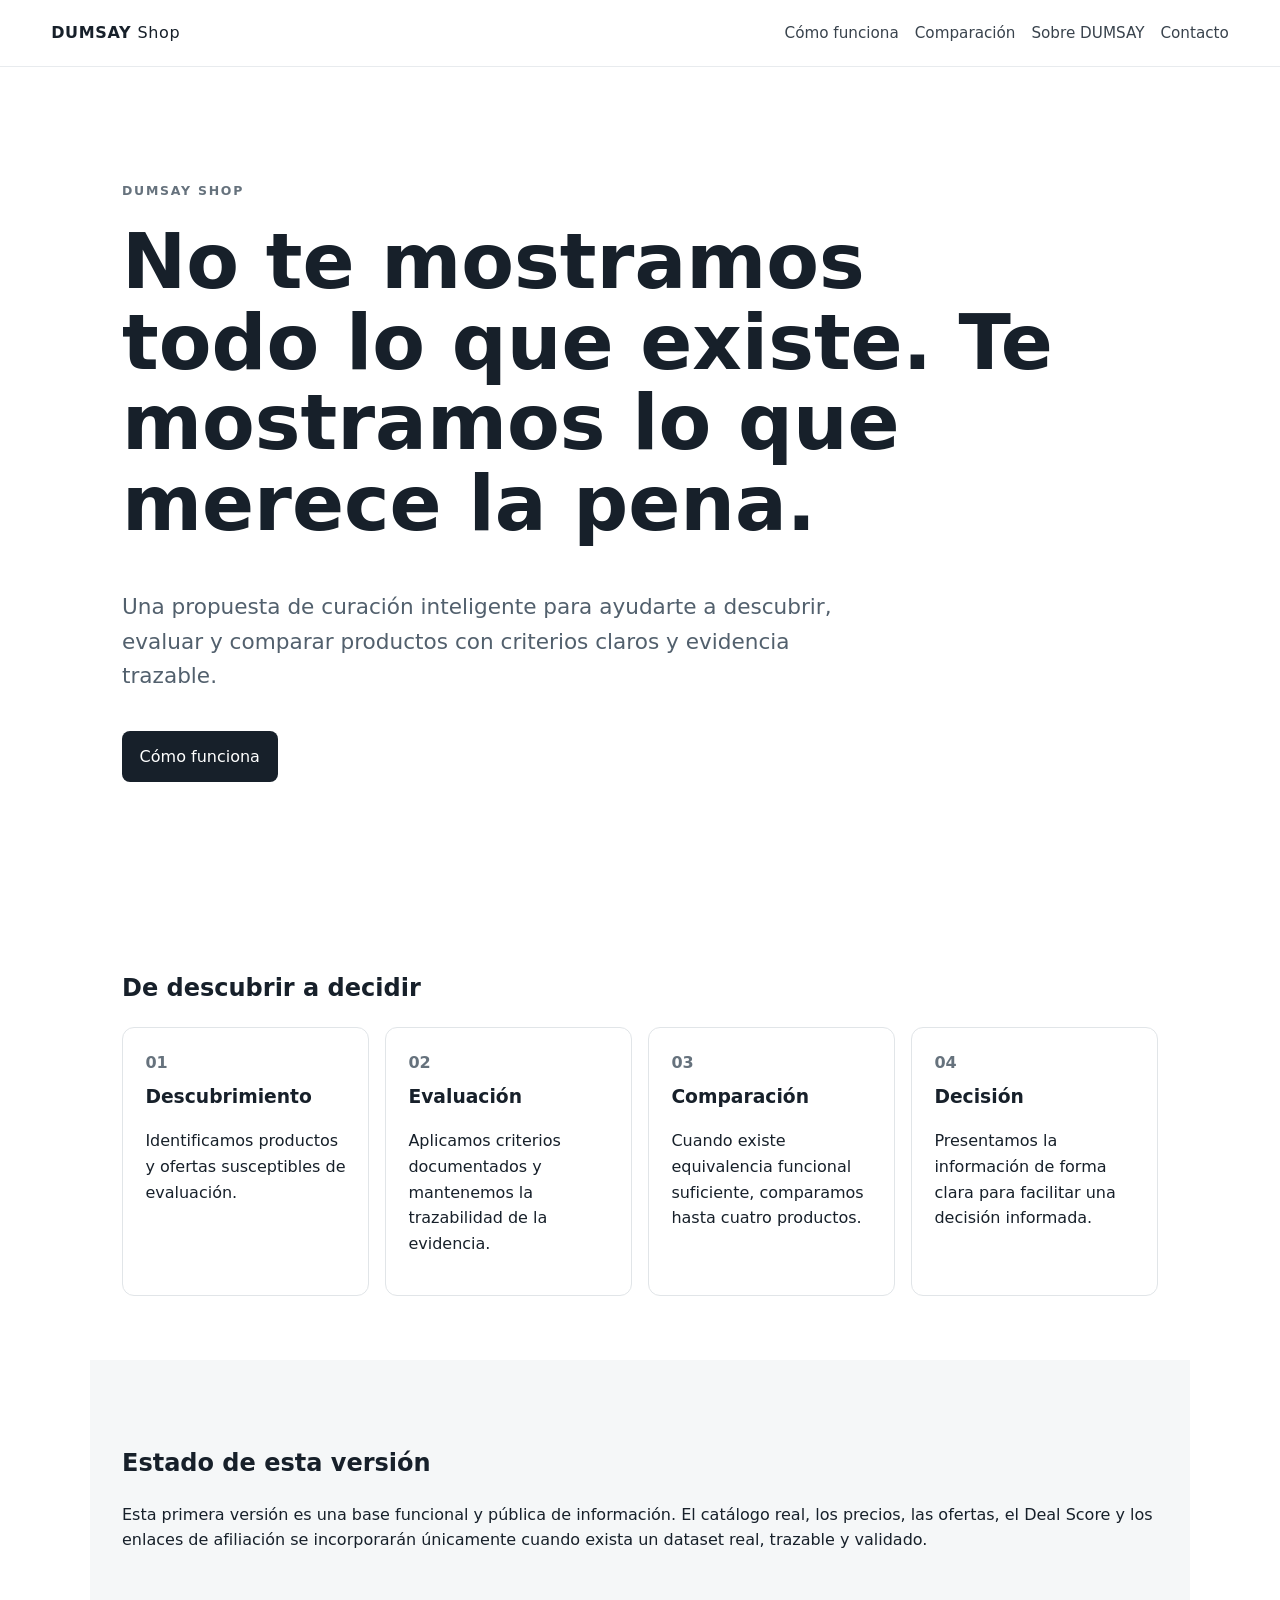
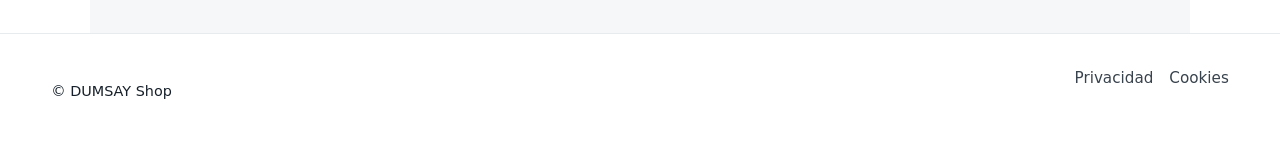
<file: index.html>
<!doctype html>
<html lang="es">
<head>
  <meta charset="utf-8">
  <meta name="viewport" content="width=device-width, initial-scale=1">
  <meta name="description" content="DUMSAY Shop — curación inteligente de productos.">
  <title>DUMSAY Shop</title>
  <link rel="stylesheet" href="assets/css/styles.css">
</head>
<body>
  <header class="site-header">
    <a class="brand" href="index.html" aria-label="DUMSAY Shop, inicio">DUMSAY <span>Shop</span></a>
    <nav aria-label="Navegación principal">
      <a href="como-funciona.html">Cómo funciona</a>
      <a href="comparacion.html">Comparación</a>
      <a href="sobre-dumsay.html">Sobre DUMSAY</a>
      <a href="contacto.html">Contacto</a>
    </nav>
  </header>

  <main>
    <section class="hero">
      <p class="eyebrow">DUMSAY Shop</p>
      <h1>No te mostramos todo lo que existe. Te mostramos lo que merece la pena.</h1>
      <p class="lead">Una propuesta de curación inteligente para ayudarte a descubrir, evaluar y comparar productos con criterios claros y evidencia trazable.</p>
      <a class="button" href="como-funciona.html">Cómo funciona</a>
    </section>

    <section class="section">
      <h2>De descubrir a decidir</h2>
      <div class="steps">
        <article><span>01</span><h3>Descubrimiento</h3><p>Identificamos productos y ofertas susceptibles de evaluación.</p></article>
        <article><span>02</span><h3>Evaluación</h3><p>Aplicamos criterios documentados y mantenemos la trazabilidad de la evidencia.</p></article>
        <article><span>03</span><h3>Comparación</h3><p>Cuando existe equivalencia funcional suficiente, comparamos hasta cuatro productos.</p></article>
        <article><span>04</span><h3>Decisión</h3><p>Presentamos la información de forma clara para facilitar una decisión informada.</p></article>
      </div>
    </section>

    <section class="section muted">
      <h2>Estado de esta versión</h2>
      <p>Esta primera versión es una base funcional y pública de información. El catálogo real, los precios, las ofertas, el Deal Score y los enlaces de afiliación se incorporarán únicamente cuando exista un dataset real, trazable y validado.</p>
    </section>
  </main>

  <footer class="site-footer">
    <p>© DUMSAY Shop</p>
    <nav aria-label="Información legal">
      <a href="privacidad.html">Privacidad</a>
      <a href="cookies.html">Cookies</a>
    </nav>
  </footer>
</body>
</html>
</file>
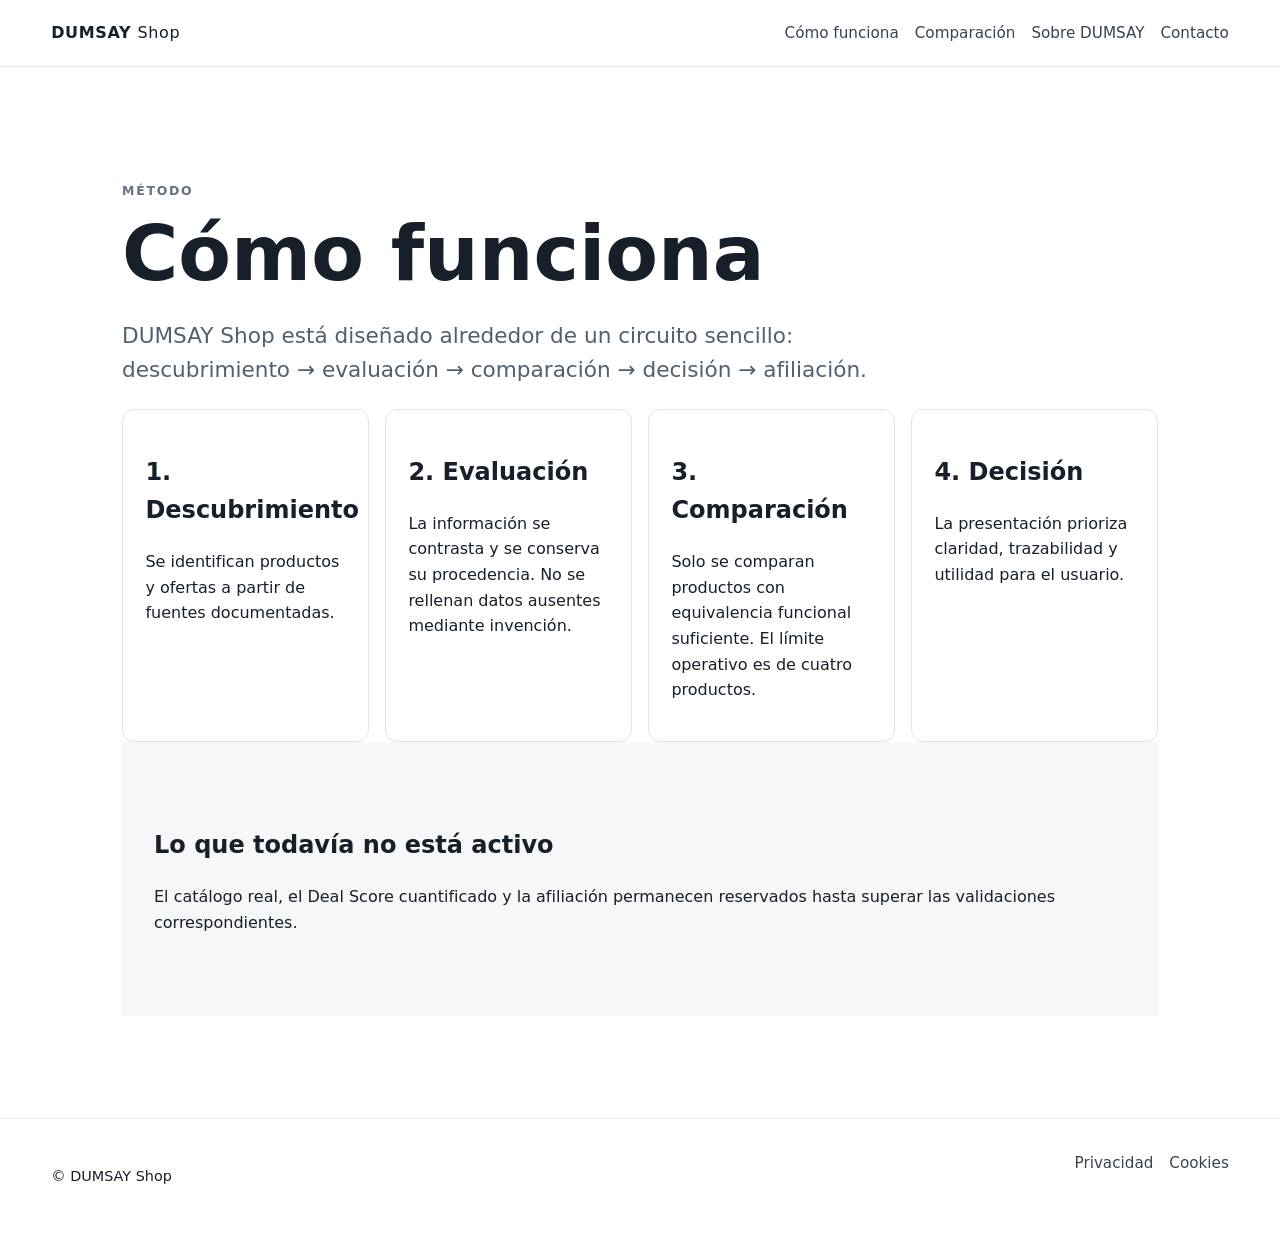
<file: como-funciona.html>
<!doctype html>
<html lang="es"><head><meta charset="utf-8"><meta name="viewport" content="width=device-width, initial-scale=1"><title>Cómo funciona — DUMSAY Shop</title><link rel="stylesheet" href="assets/css/styles.css"></head>
<body>
<header class="site-header"><a class="brand" href="index.html">DUMSAY <span>Shop</span></a><nav><a href="como-funciona.html">Cómo funciona</a><a href="comparacion.html">Comparación</a><a href="sobre-dumsay.html">Sobre DUMSAY</a><a href="contacto.html">Contacto</a></nav></header>
<main class="page"><p class="eyebrow">Método</p><h1>Cómo funciona</h1>
<p class="lead">DUMSAY Shop está diseñado alrededor de un circuito sencillo: descubrimiento → evaluación → comparación → decisión → afiliación.</p>
<section class="content-grid">
<article><h2>1. Descubrimiento</h2><p>Se identifican productos y ofertas a partir de fuentes documentadas.</p></article>
<article><h2>2. Evaluación</h2><p>La información se contrasta y se conserva su procedencia. No se rellenan datos ausentes mediante invención.</p></article>
<article><h2>3. Comparación</h2><p>Solo se comparan productos con equivalencia funcional suficiente. El límite operativo es de cuatro productos.</p></article>
<article><h2>4. Decisión</h2><p>La presentación prioriza claridad, trazabilidad y utilidad para el usuario.</p></article>
</section>
<section class="section muted"><h2>Lo que todavía no está activo</h2><p>El catálogo real, el Deal Score cuantificado y la afiliación permanecen reservados hasta superar las validaciones correspondientes.</p></section>
</main>
<footer class="site-footer"><p>© DUMSAY Shop</p><nav><a href="privacidad.html">Privacidad</a><a href="cookies.html">Cookies</a></nav></footer>
</body></html>
</file>
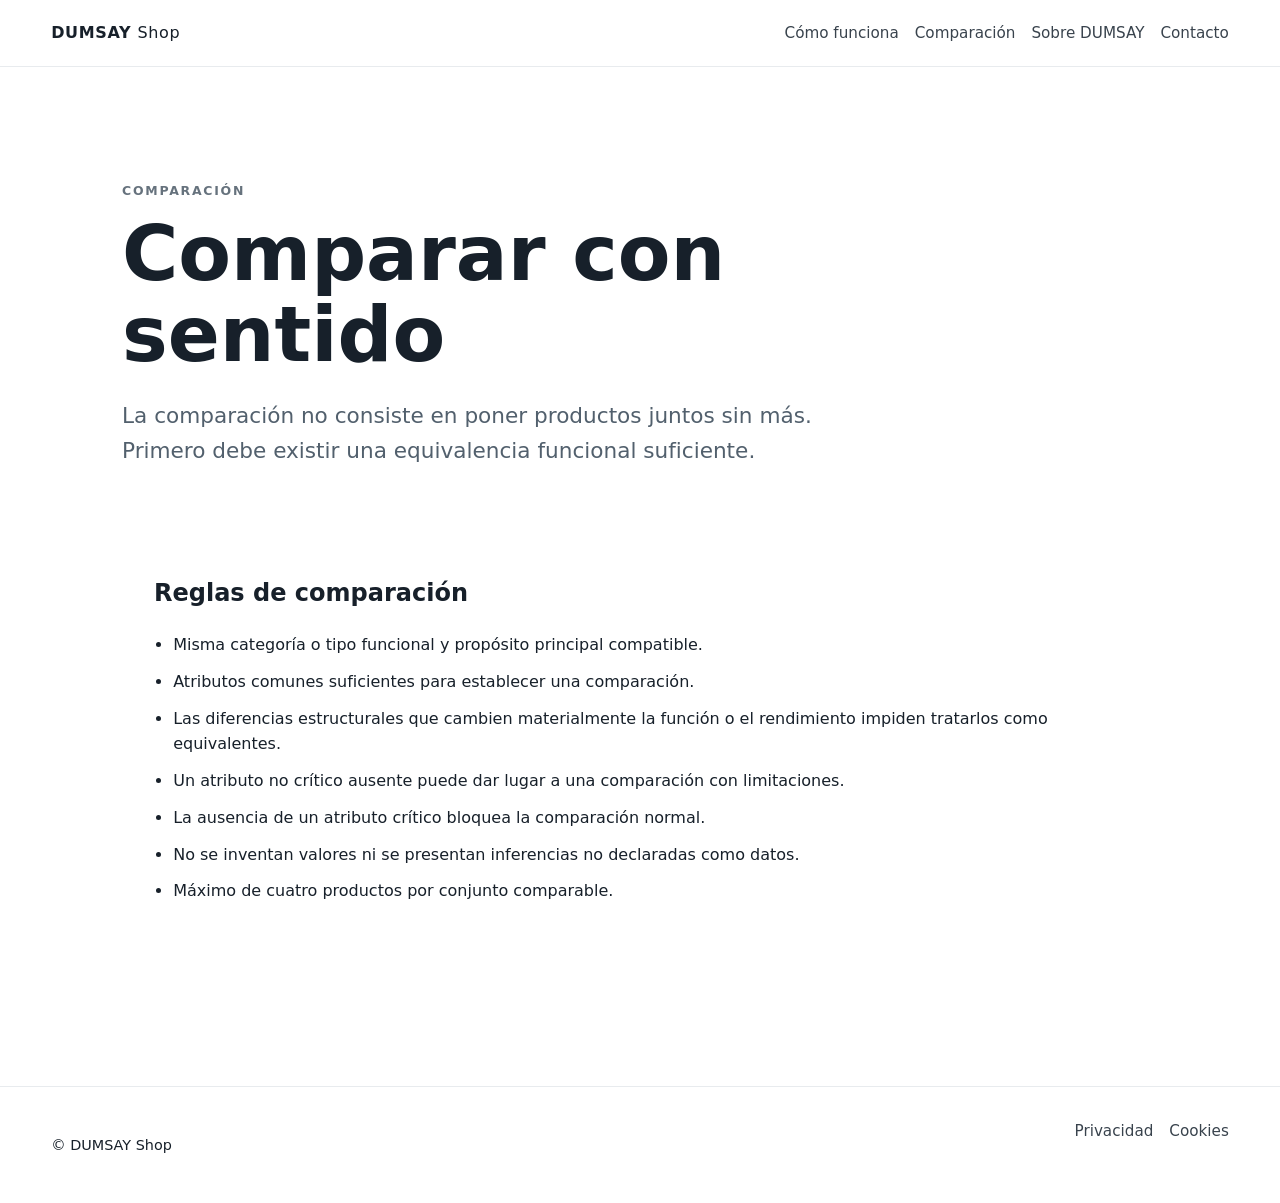
<file: comparacion.html>
<!doctype html>
<html lang="es"><head><meta charset="utf-8"><meta name="viewport" content="width=device-width, initial-scale=1"><title>Comparación — DUMSAY Shop</title><link rel="stylesheet" href="assets/css/styles.css"></head>
<body>
<header class="site-header"><a class="brand" href="index.html">DUMSAY <span>Shop</span></a><nav><a href="como-funciona.html">Cómo funciona</a><a href="comparacion.html">Comparación</a><a href="sobre-dumsay.html">Sobre DUMSAY</a><a href="contacto.html">Contacto</a></nav></header>
<main class="page"><p class="eyebrow">Comparación</p><h1>Comparar con sentido</h1>
<p class="lead">La comparación no consiste en poner productos juntos sin más. Primero debe existir una equivalencia funcional suficiente.</p>
<section class="section"><h2>Reglas de comparación</h2><ul class="rules"><li>Misma categoría o tipo funcional y propósito principal compatible.</li><li>Atributos comunes suficientes para establecer una comparación.</li><li>Las diferencias estructurales que cambien materialmente la función o el rendimiento impiden tratarlos como equivalentes.</li><li>Un atributo no crítico ausente puede dar lugar a una comparación con limitaciones.</li><li>La ausencia de un atributo crítico bloquea la comparación normal.</li><li>No se inventan valores ni se presentan inferencias no declaradas como datos.</li><li>Máximo de cuatro productos por conjunto comparable.</li></ul></section>
</main>
<footer class="site-footer"><p>© DUMSAY Shop</p><nav><a href="privacidad.html">Privacidad</a><a href="cookies.html">Cookies</a></nav></footer>
</body></html>
</file>
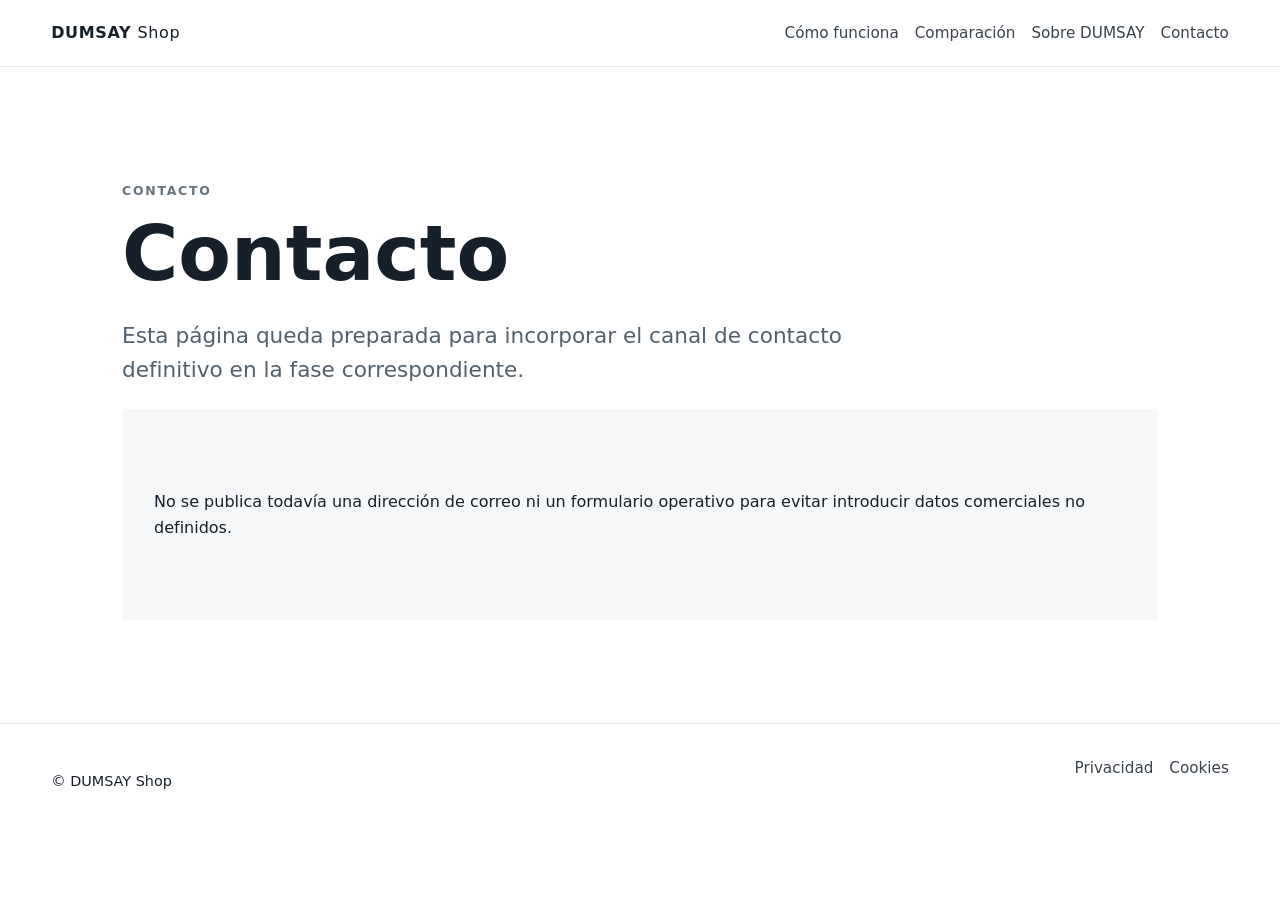
<file: contacto.html>
<!doctype html>
<html lang="es"><head><meta charset="utf-8"><meta name="viewport" content="width=device-width, initial-scale=1"><title>Contacto — DUMSAY Shop</title><link rel="stylesheet" href="assets/css/styles.css"></head>
<body>
<header class="site-header"><a class="brand" href="index.html">DUMSAY <span>Shop</span></a><nav><a href="como-funciona.html">Cómo funciona</a><a href="comparacion.html">Comparación</a><a href="sobre-dumsay.html">Sobre DUMSAY</a><a href="contacto.html">Contacto</a></nav></header>
<main class="page"><p class="eyebrow">Contacto</p><h1>Contacto</h1>
<p class="lead">Esta página queda preparada para incorporar el canal de contacto definitivo en la fase correspondiente.</p>
<section class="section muted"><p>No se publica todavía una dirección de correo ni un formulario operativo para evitar introducir datos comerciales no definidos.</p></section>
</main>
<footer class="site-footer"><p>© DUMSAY Shop</p><nav><a href="privacidad.html">Privacidad</a><a href="cookies.html">Cookies</a></nav></footer>
</body></html>
</file>
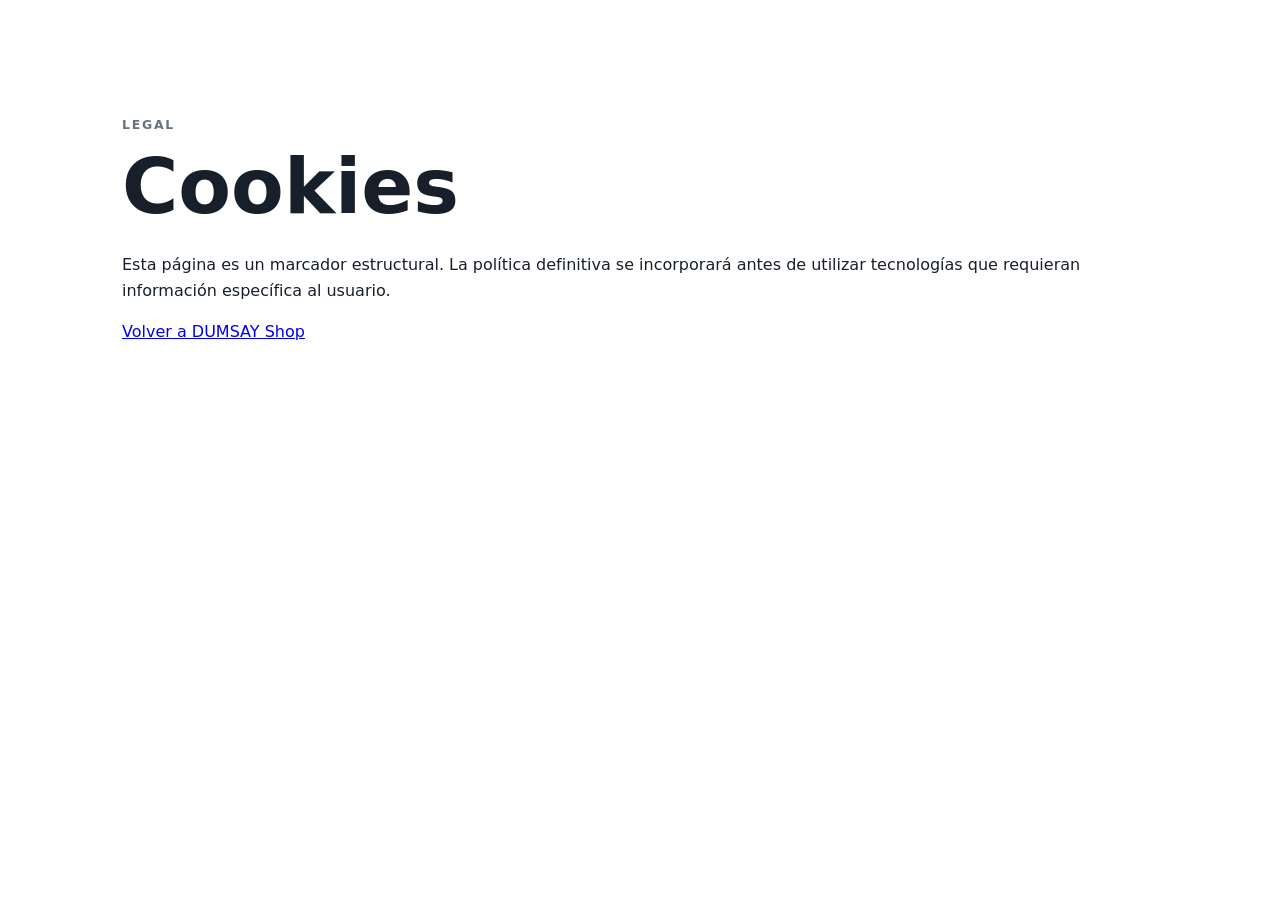
<file: cookies.html>
<!doctype html>
<html lang="es"><head><meta charset="utf-8"><meta name="viewport" content="width=device-width, initial-scale=1"><title>Cookies — DUMSAY Shop</title><link rel="stylesheet" href="assets/css/styles.css"></head>
<body><main class="page"><p class="eyebrow">Legal</p><h1>Cookies</h1><p>Esta página es un marcador estructural. La política definitiva se incorporará antes de utilizar tecnologías que requieran información específica al usuario.</p><p><a href="index.html">Volver a DUMSAY Shop</a></p></main></body></html>
</file>
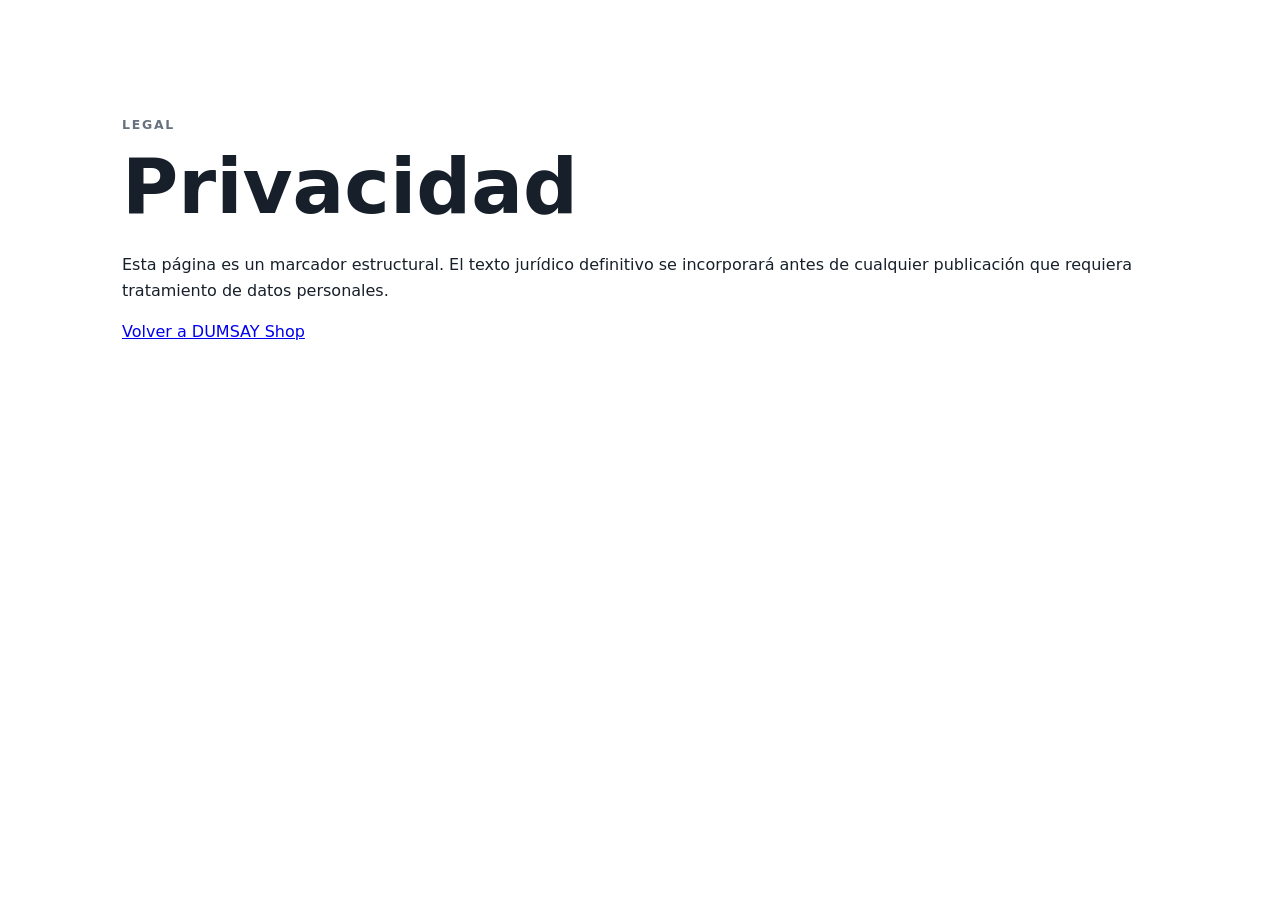
<file: privacidad.html>
<!doctype html>
<html lang="es"><head><meta charset="utf-8"><meta name="viewport" content="width=device-width, initial-scale=1"><title>Privacidad — DUMSAY Shop</title><link rel="stylesheet" href="assets/css/styles.css"></head>
<body><main class="page"><p class="eyebrow">Legal</p><h1>Privacidad</h1><p>Esta página es un marcador estructural. El texto jurídico definitivo se incorporará antes de cualquier publicación que requiera tratamiento de datos personales.</p><p><a href="index.html">Volver a DUMSAY Shop</a></p></main></body></html>
</file>
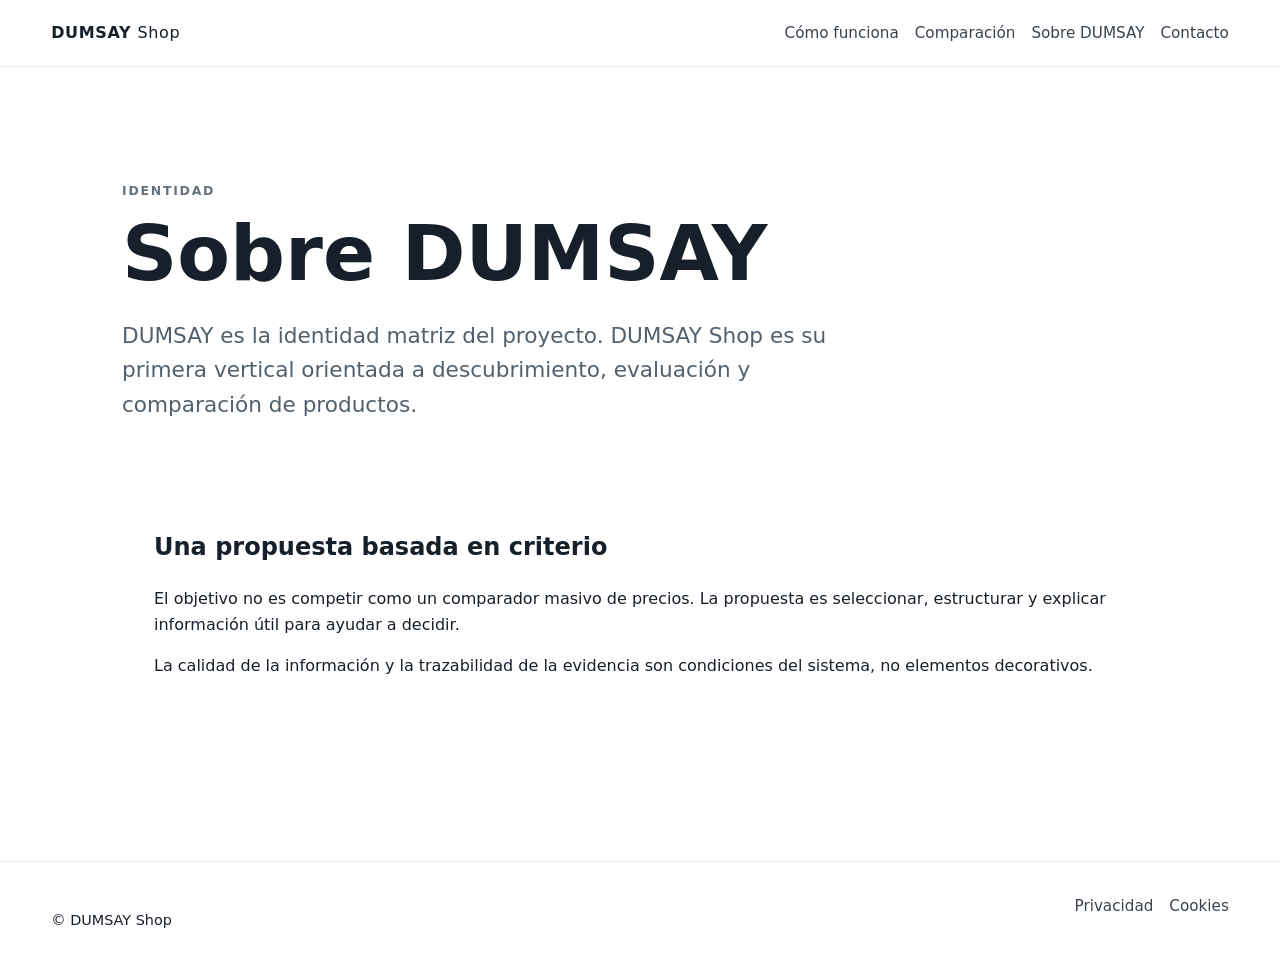
<file: sobre-dumsay.html>
<!doctype html>
<html lang="es"><head><meta charset="utf-8"><meta name="viewport" content="width=device-width, initial-scale=1"><title>Sobre DUMSAY — DUMSAY Shop</title><link rel="stylesheet" href="assets/css/styles.css"></head>
<body>
<header class="site-header"><a class="brand" href="index.html">DUMSAY <span>Shop</span></a><nav><a href="como-funciona.html">Cómo funciona</a><a href="comparacion.html">Comparación</a><a href="sobre-dumsay.html">Sobre DUMSAY</a><a href="contacto.html">Contacto</a></nav></header>
<main class="page"><p class="eyebrow">Identidad</p><h1>Sobre DUMSAY</h1>
<p class="lead">DUMSAY es la identidad matriz del proyecto. DUMSAY Shop es su primera vertical orientada a descubrimiento, evaluación y comparación de productos.</p>
<section class="section"><h2>Una propuesta basada en criterio</h2><p>El objetivo no es competir como un comparador masivo de precios. La propuesta es seleccionar, estructurar y explicar información útil para ayudar a decidir.</p><p>La calidad de la información y la trazabilidad de la evidencia son condiciones del sistema, no elementos decorativos.</p></section>
</main>
<footer class="site-footer"><p>© DUMSAY Shop</p><nav><a href="privacidad.html">Privacidad</a><a href="cookies.html">Cookies</a></nav></footer>
</body></html>
</file>
<file: assets/css/styles.css>
*{box-sizing:border-box}html{font-family:system-ui,-apple-system,BlinkMacSystemFont,"Segoe UI",sans-serif;color:#17202a;background:#fff;line-height:1.6}body{margin:0}.site-header{display:flex;justify-content:space-between;align-items:center;gap:2rem;padding:1.25rem clamp(1rem,4vw,4rem);border-bottom:1px solid #e8ebee;background:#fff}.brand{font-weight:800;letter-spacing:.04em;color:#17202a;text-decoration:none}.brand span{font-weight:500}nav{display:flex;gap:1rem;flex-wrap:wrap}nav a{color:#39434d;text-decoration:none;font-size:.95rem}nav a:hover{text-decoration:underline}.hero,.page{max-width:1100px;margin:0 auto;padding:clamp(3rem,8vw,7rem) clamp(1rem,4vw,2rem)}.hero{min-height:70vh;display:flex;flex-direction:column;justify-content:center}.eyebrow{text-transform:uppercase;letter-spacing:.14em;font-size:.78rem;font-weight:700;color:#66727d}.hero h1,.page h1{font-size:clamp(2.4rem,6vw,5rem);line-height:1.05;max-width:950px;margin:.5rem 0 1.5rem}.lead{font-size:clamp(1.1rem,2vw,1.35rem);max-width:760px;color:#52606d}.button{display:inline-block;width:max-content;margin-top:1rem;padding:.8rem 1.1rem;border-radius:.5rem;background:#17202a;color:#fff;text-decoration:none}.section{max-width:1100px;margin:0 auto;padding:4rem clamp(1rem,4vw,2rem)}.muted{background:#f5f7f8}.steps,.content-grid{display:grid;grid-template-columns:repeat(auto-fit,minmax(220px,1fr));gap:1rem}.steps article,.content-grid article{padding:1.4rem;border:1px solid #e1e5e8;border-radius:.75rem}.steps span{font-weight:700;color:#66727d}.steps h3{margin:.4rem 0}.rules{padding-left:1.2rem}.rules li{margin:.7rem 0}.site-footer{display:flex;justify-content:space-between;gap:1rem;flex-wrap:wrap;padding:2rem clamp(1rem,4vw,4rem);border-top:1px solid #e8ebee;font-size:.9rem}@media(max-width:720px){.site-header{align-items:flex-start;flex-direction:column}.hero{min-height:auto}.site-footer{flex-direction:column}}
</file>
